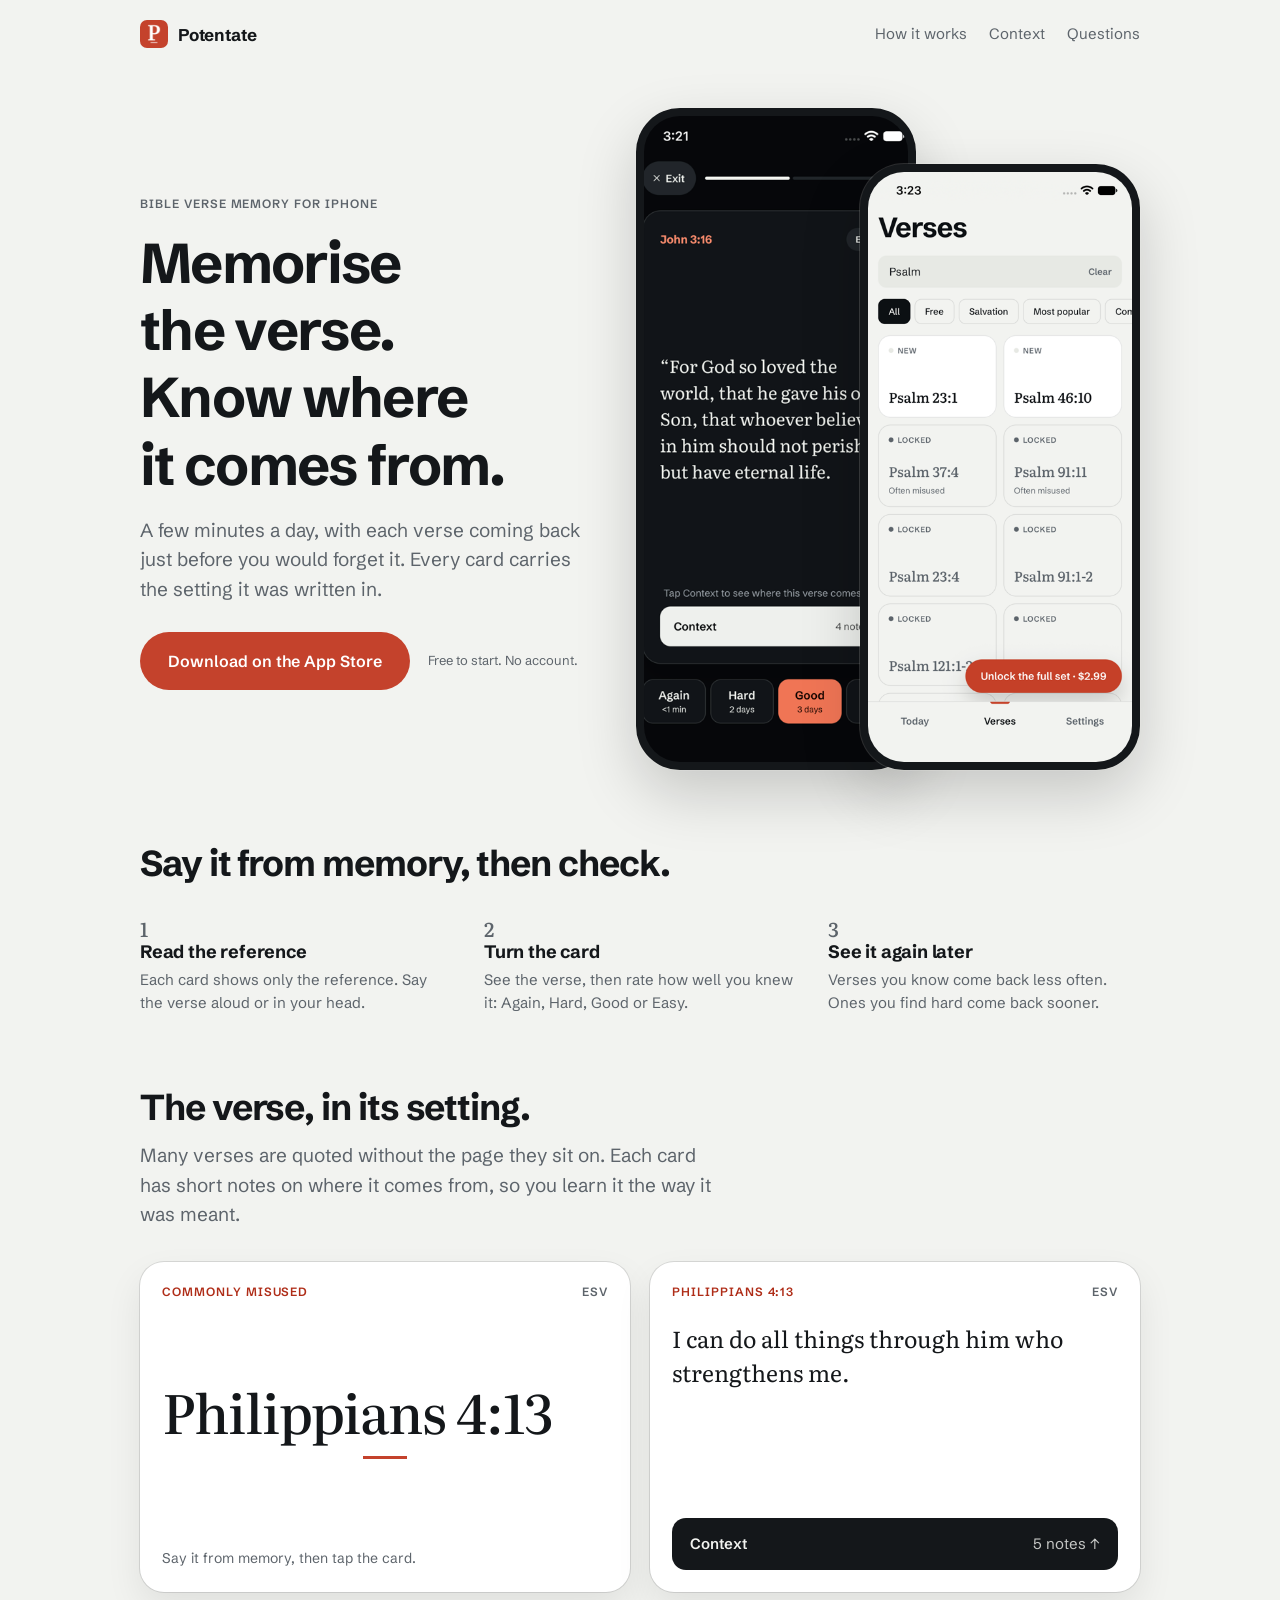
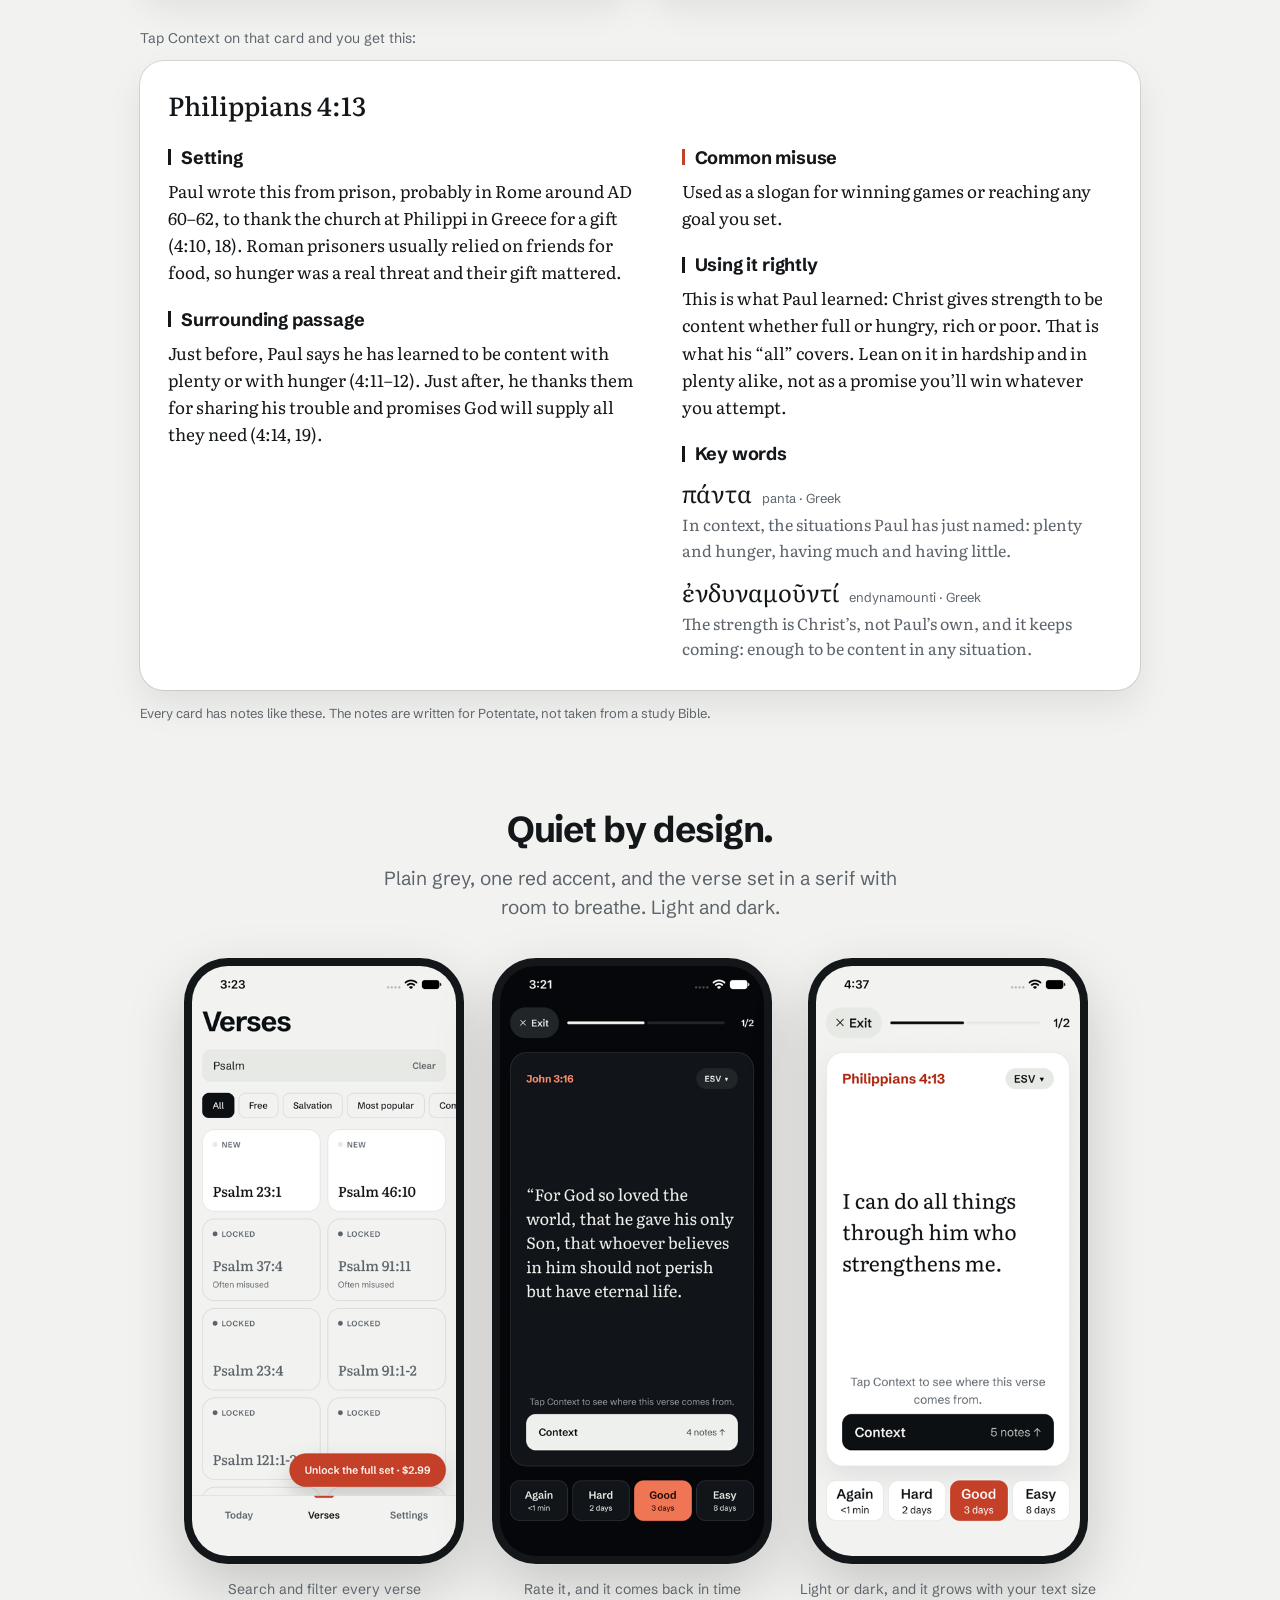
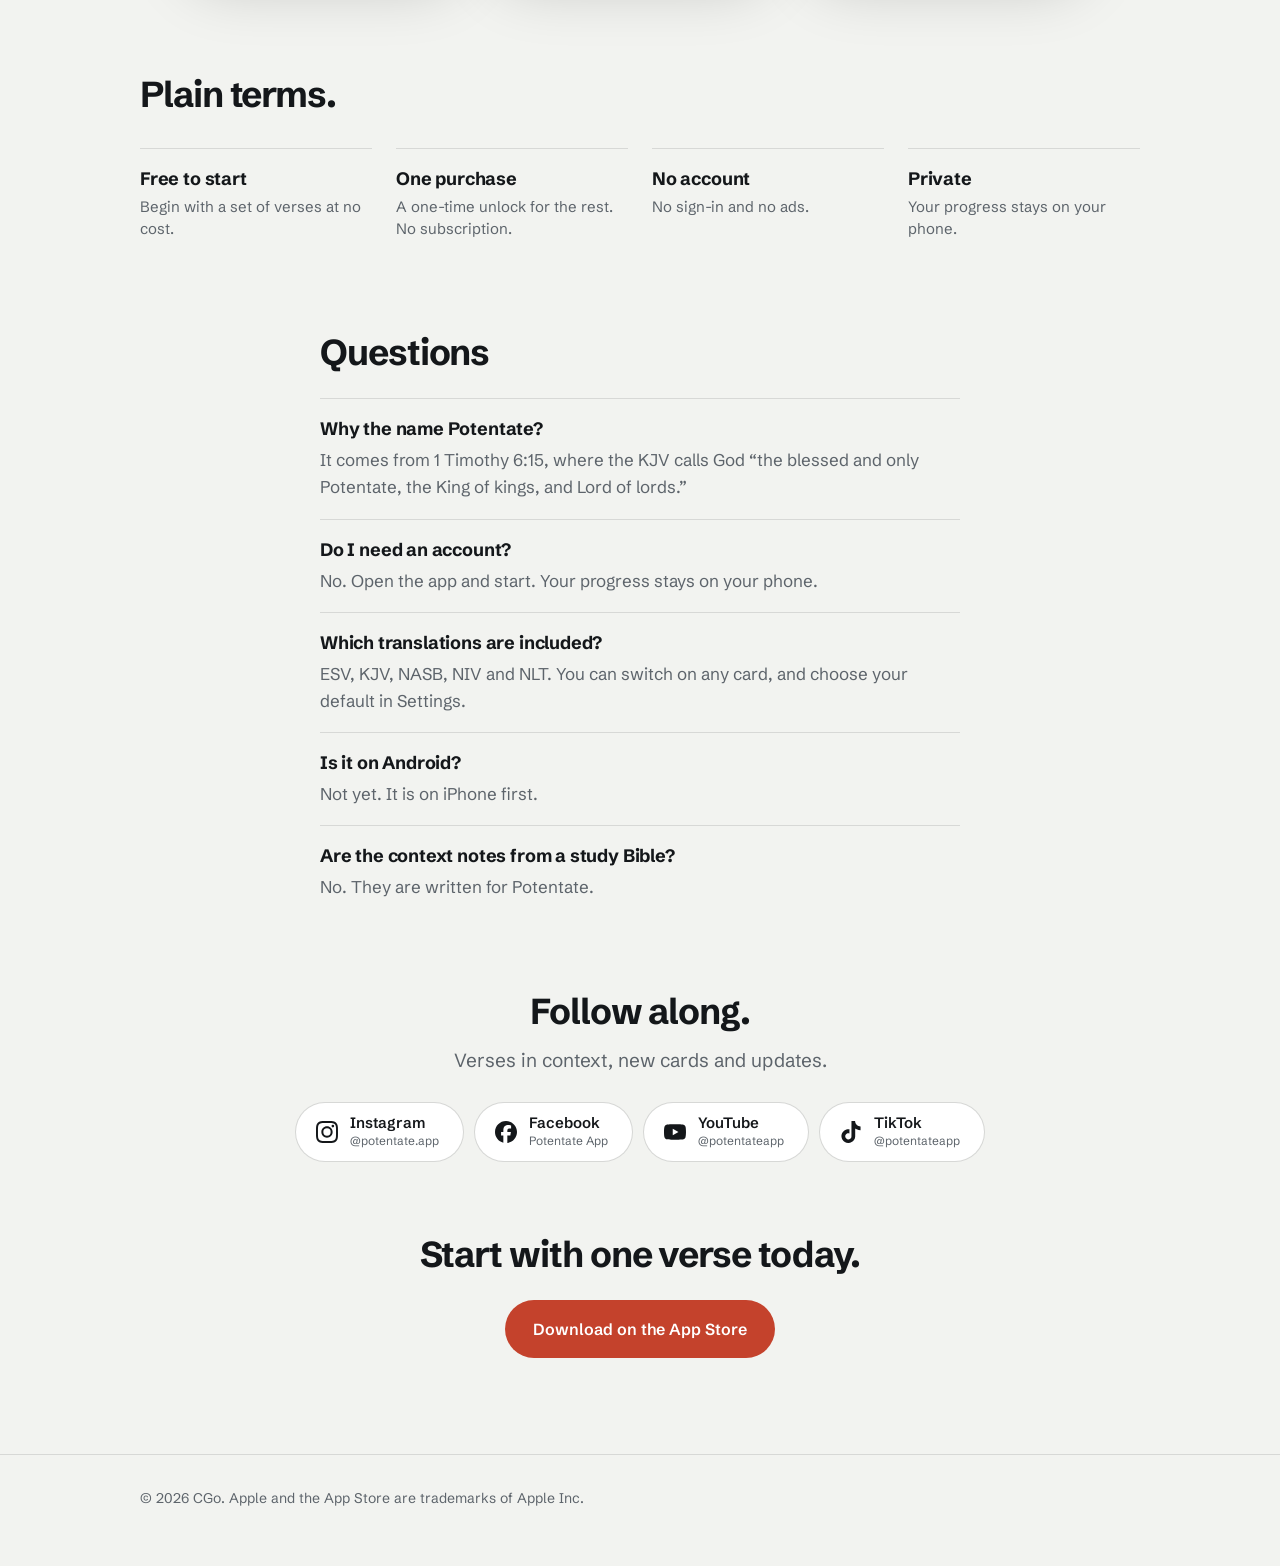
<file: index.html>
<!doctype html>
<html lang="en">
<head>
<meta charset="utf-8">
<meta name="viewport" content="width=device-width, initial-scale=1">
<title>Potentate · Memorise Bible verses, in context</title>
<meta name="description" content="Potentate helps you memorise well-known Bible verses and understand the setting each was written in.">
<link rel="icon" href="favicon.png">
<link rel="canonical" href="https://potentate.app/">
<meta property="og:title" content="Potentate · Memorise Bible verses, in context">
<meta property="og:description" content="Memorise well-known Bible verses and understand the setting each was written in.">
<meta property="og:image" content="https://potentate.app/img/icon.png">
<link rel="stylesheet" href="site.css">
<style>
  .hero { padding-top: 40px; }
  .hero .wrap { display: grid; grid-template-columns: 1.1fr .9fr; gap: 48px; align-items: center; }
  .hero .title { margin: 14px 0 18px; }
  .hero .cta { display: flex; align-items: center; gap: 18px; flex-wrap: wrap; margin-top: 28px; }
  .hero .phones { display: flex; justify-content: center; gap: 0; position: relative; }
  .hero .phones .phone:last-child { margin-left: -56px; margin-top: 56px; }
  .steps { display: grid; grid-template-columns: repeat(3, 1fr); gap: 32px; margin-top: 32px; }
  .steps .n { font: 500 20px/1.15 var(--serif); color: var(--muted); }
  .steps p { margin: 6px 0 0; color: var(--muted); font-size: 15px; line-height: 1.5; }
  .pair { display: grid; grid-template-columns: 1fr 1fr; gap: 20px; margin-top: 32px; }
  .pair .card { min-height: 330px; display: flex; flex-direction: column; }
  .pair .front { justify-content: space-between; }
  .pair .hint { color: var(--muted); font-size: 14px; margin: 0; }
  .pair .reveal { align-self: stretch; }
  .ctxbar { margin-top: auto; background: var(--ink); color: var(--bg); border-radius: 14px; min-height: 52px; display: flex; align-items: center; justify-content: space-between; padding: 0 18px; font-weight: 600; font-size: 15px; }
  .ctxbar span { font-weight: 400; opacity: .8; }
  .sample { padding: 28px; }
  .sample .ref-ctx { font: 500 26px/1.2 var(--serif); margin: 0 0 4px; }
  .sample .cols { display: grid; grid-template-columns: 1.1fr 1fr; gap: 40px; }
  .sample .sec { margin-top: 22px; }
  .sample .sec .h3 { display: flex; align-items: center; gap: 10px; margin-bottom: 8px; }
  .sample .sec .h3::before { content: ""; width: 3px; height: 16px; background: var(--ink); }
  .sample .sec.misuse .h3::before { background: var(--accent); }
  .sample p { margin: 0; font: 400 17px/1.6 var(--serif); }
  .sample .kw { margin-top: 12px; }
  .sample .kw .orig { font: 400 24px/1.3 var(--serif); margin-right: 10px; }
  .sample .kw .tr { font: 400 13px/1.5 var(--sans); color: var(--muted); }
  .sample .kw p { font-size: 16px; margin-top: 2px; color: var(--muted); }
  .shots { display: flex; justify-content: center; gap: 28px; margin-top: 36px; flex-wrap: wrap; }
  .shots figure { margin: 0; text-align: center; }
  .shots .phone { margin: 0 auto; }
  .shots figcaption { margin-top: 14px; font-size: 14px; color: var(--muted); }
  .facts { display: grid; grid-template-columns: repeat(4, 1fr); gap: 24px; margin-top: 32px; }
  .facts p { margin: 6px 0 0; color: var(--muted); font-size: 15px; line-height: 1.5; }
  .socials { display: flex; justify-content: center; gap: 12px; flex-wrap: wrap; margin-top: 28px; }
  .soc { display: inline-flex; align-items: center; gap: 12px; min-height: 58px; padding: 0 24px 0 20px; border-radius: 999px; background: var(--surface); box-shadow: 0 0 0 1px var(--line); color: var(--ink); text-decoration: none; text-align: left; }
  .soc:hover { background: var(--surface-2); }
  .soc span { display: flex; flex-direction: column; line-height: 1.25; }
  .soc strong { font: 600 15px/1.25 var(--sans); }
  .soc small { font: 400 12px/1.4 var(--sans); color: var(--muted); }
  @media (max-width: 520px) { .soc { width: 100%; } }
  .closing { text-align: center; }
  .closing .btn { margin-top: 24px; }
  .nav-cta { display: none; }
  @media (max-width: 600px) {
    header.site nav a:not(.btn) { display: none; }
    .nav-cta { display: inline-flex; }
  }
  @media (max-width: 820px) {
    .hero .wrap, .pair { grid-template-columns: 1fr; }
    .steps, .facts { grid-template-columns: 1fr; gap: 20px; }
    .sample .cols { grid-template-columns: 1fr; gap: 0; }
    .phone { width: 220px; }
    .hero .phones .phone:last-child { display: none; }
  }
</style>
</head>
<body>
<header class="site">
  <div class="wrap">
    <a class="wordmark" href="#"><img src="img/icon.png" alt="">Potentate</a>
    <nav><a href="#how">How it works</a><a href="#context">Context</a><a href="#faq">Questions</a><a class="btn quiet nav-cta" href="https://apps.apple.com/app/id6836316322?pt=129823667&ct=website&mt=8">App Store</a></nav>
  </div>
</header>

<main>
  <!-- 1. Hero -->
  <section class="hero">
    <div class="wrap">
      <div>
        <span class="label">Bible verse memory for iPhone</span>
        <h1 class="title">Memorise the verse. Know where it comes from.</h1>
        <p class="lede">A few minutes a day, with each verse coming back just before you would forget it. Every card carries the setting it was written in.</p>
        <div class="cta">
          <a class="btn" href="https://apps.apple.com/app/id6836316322?pt=129823667&ct=website&mt=8">Download on the App Store</a>
          <span class="small">Free to start. No account.</span>
        </div>
      </div>
      <div class="phones" aria-hidden="true">
        <div class="phone"><img src="img/dark-06-card-back-hint.png" alt=""></div>
        <div class="phone"><img src="img/light-03-verses-often-misused.png" alt=""></div>
      </div>
    </div>
  </section>

  <!-- 2. How it works -->
  <section id="how">
    <div class="wrap">
      <h2 class="h2">Say it from memory, then check.</h2>
      <div class="steps">
        <div><div class="n">1</div><h3 class="h3">Read the reference</h3><p>Each card shows only the reference. Say the verse aloud or in your head.</p></div>
        <div><div class="n">2</div><h3 class="h3">Turn the card</h3><p>See the verse, then rate how well you knew it: Again, Hard, Good or Easy.</p></div>
        <div><div class="n">3</div><h3 class="h3">See it again later</h3><p>Verses you know come back less often. Ones you find hard come back sooner.</p></div>
      </div>
    </div>
  </section>

  <!-- 3. The card + context -->
  <section id="context">
    <div class="wrap">
      <h2 class="h2">The verse, in its setting.</h2>
      <p class="lede" style="margin-top:12px;max-width:620px">Many verses are quoted without the page they sit on. Each card has short notes on where it comes from, so you learn it the way it was meant.</p>
      <div class="pair">
        <div class="card front">
          <div style="display:flex;justify-content:space-between"><span class="label red">Commonly misused</span><span class="label">ESV</span></div>
          <div><h3 class="ref-hero">Philippians 4:13</h3><hr class="rule"></div>
          <p class="hint">Say it from memory, then tap the card.</p>
        </div>
        <div class="card">
          <div style="display:flex;justify-content:space-between;align-items:center"><span class="label red" style="color:var(--accent-text)">Philippians 4:13</span><span class="label">ESV</span></div>
          <p class="verse" style="margin:22px 0">I can do all things through him who strengthens me.</p>
          <div class="ctxbar">Context <span>5 notes ↑</span></div>
        </div>
      </div>
      <p class="small" style="margin:36px 0 12px;font-size:14px">Tap Context on that card and you get this:</p>
      <div class="card sample">
        <h3 class="ref-ctx">Philippians 4:13</h3>
        <div class="cols">
          <div>
            <div class="sec"><h4 class="h3">Setting</h4><p>Paul wrote this from prison, probably in Rome around AD 60–62, to thank the church at Philippi in Greece for a gift (4:10, 18). Roman prisoners usually relied on friends for food, so hunger was a real threat and their gift mattered.</p></div>
            <div class="sec"><h4 class="h3">Surrounding passage</h4><p>Just before, Paul says he has learned to be content with plenty or with hunger (4:11–12). Just after, he thanks them for sharing his trouble and promises God will supply all they need (4:14, 19).</p></div>
          </div>
          <div>
            <div class="sec misuse"><h4 class="h3">Common misuse</h4><p>Used as a slogan for winning games or reaching any goal you set.</p></div>
            <div class="sec"><h4 class="h3">Using it rightly</h4><p>This is what Paul learned: Christ gives strength to be content whether full or hungry, rich or poor. That is what his “all” covers. Lean on it in hardship and in plenty alike, not as a promise you’ll win whatever you attempt.</p></div>
            <div class="sec"><h4 class="h3">Key words</h4>
              <div class="kw"><span class="orig">πάντα</span><span class="tr">panta · Greek</span><p>In context, the situations Paul has just named: plenty and hunger, having much and having little.</p></div>
              <div class="kw"><span class="orig">ἐνδυναμοῦντί</span><span class="tr">endynamounti · Greek</span><p>The strength is Christ’s, not Paul’s own, and it keeps coming: enough to be content in any situation.</p></div>
            </div>
          </div>
        </div>
      </div>
      <p class="small" style="margin-top:14px">Every card has notes like these. The notes are written for Potentate, not taken from a study Bible.</p>
    </div>
  </section>

  <!-- 4. Screens -->
  <section>
    <div class="wrap">
      <h2 class="h2" style="text-align:center">Quiet by design.</h2>
      <p class="lede" style="text-align:center;margin:12px auto 0;max-width:560px">Plain grey, one red accent, and the verse set in a serif with room to breathe. Light and dark.</p>
      <div class="shots">
        <figure><div class="phone"><img src="img/light-03-verses-often-misused.png" alt="The Verses screen, filtered to Psalms"></div><figcaption>Search and filter every verse</figcaption></figure>
        <figure><div class="phone"><img src="img/dark-06-card-back-hint.png" alt="A card turned over, showing the verse and rating buttons"></div><figcaption>Rate it, and it comes back in time</figcaption></figure>
        <figure><div class="phone"><img src="img/light-05-card-back-largest-text.png" alt="A card turned over in light mode, at the largest text size"></div><figcaption>Light or dark, and it grows with your text size</figcaption></figure>
      </div>
    </div>
  </section>

  <!-- 5. Plain facts -->
  <section>
    <div class="wrap">
      <h2 class="h2">Plain terms.</h2>
      <div class="facts">
        <div class="row"><h3 class="h3">Free to start</h3><p>Begin with a set of verses at no cost.</p></div>
        <div class="row"><h3 class="h3">One purchase</h3><p>A one-time unlock for the rest. No subscription.</p></div>
        <div class="row"><h3 class="h3">No account</h3><p>No sign-in and no ads.</p></div>
        <div class="row"><h3 class="h3">Private</h3><p>Your progress stays on your phone.</p></div>
      </div>
    </div>
  </section>

  <!-- 6. FAQ -->
  <section id="faq">
    <div class="narrow">
      <h2 class="h2">Questions</h2>
      <div style="margin-top:24px">
        <div class="row"><h3 class="h3">Why the name Potentate?</h3><p style="margin:6px 0 0;color:var(--muted)">It comes from 1 Timothy 6:15, where the KJV calls God “the blessed and only Potentate, the King of kings, and Lord of lords.”</p></div>
        <div class="row"><h3 class="h3">Do I need an account?</h3><p style="margin:6px 0 0;color:var(--muted)">No. Open the app and start. Your progress stays on your phone.</p></div>
        <div class="row"><h3 class="h3">Which translations are included?</h3><p style="margin:6px 0 0;color:var(--muted)">ESV, KJV, NASB, NIV and NLT. You can switch on any card, and choose your default in Settings.</p></div>
        <div class="row"><h3 class="h3">Is it on Android?</h3><p style="margin:6px 0 0;color:var(--muted)">Not yet. It is on iPhone first.</p></div>
        <div class="row"><h3 class="h3">Are the context notes from a study Bible?</h3><p style="margin:6px 0 0;color:var(--muted)">No. They are written for Potentate.</p></div>
      </div>
    </div>
  </section>

  <!-- Social -->
  <section id="follow">
    <div class="wrap" style="text-align:center">
      <h2 class="h2">Follow along.</h2>
      <p class="lede" style="margin:12px auto 0;max-width:520px">Verses in context, new cards and updates.</p>
      <div class="socials">
        <a class="soc" href="https://www.instagram.com/potentate.app" rel="noopener"><svg viewBox="0 0 24 24" width="22" height="22" aria-hidden="true" fill="currentColor"><path d="M7.0301.084c-1.2768.0602-2.1487.264-2.911.5634-.7888.3075-1.4575.72-2.1228 1.3877-.6652.6677-1.075 1.3368-1.3802 2.127-.2954.7638-.4956 1.6365-.552 2.914-.0564 1.2775-.0689 1.6882-.0626 4.947.0062 3.2586.0206 3.6671.0825 4.9473.061 1.2765.264 2.1482.5635 2.9107.308.7889.72 1.4573 1.388 2.1228.6679.6655 1.3365 1.0743 2.1285 1.38.7632.295 1.6361.4961 2.9134.552 1.2773.056 1.6884.069 4.9462.0627 3.2578-.0062 3.668-.0207 4.9478-.0814 1.28-.0607 2.147-.2652 2.9098-.5633.7889-.3086 1.4578-.72 2.1228-1.3881.665-.6682 1.0745-1.3378 1.3795-2.1284.2957-.7632.4966-1.636.552-2.9124.056-1.2809.0692-1.6898.063-4.948-.0063-3.2583-.021-3.6668-.0817-4.9465-.0607-1.2797-.264-2.1487-.5633-2.9117-.3084-.7889-.72-1.4568-1.3876-2.1228C21.2982 1.33 20.628.9208 19.8378.6165 19.074.321 18.2017.1197 16.9244.0645 15.6471.0093 15.236-.005 11.977.0014 8.718.0076 8.31.0215 7.0301.0839m.1402 21.6932c-1.17-.0509-1.8053-.2453-2.2287-.408-.5606-.216-.96-.4771-1.3819-.895-.422-.4178-.6811-.8186-.9-1.378-.1644-.4234-.3624-1.058-.4171-2.228-.0595-1.2645-.072-1.6442-.079-4.848-.007-3.2037.0053-3.583.0607-4.848.05-1.169.2456-1.805.408-2.2282.216-.5613.4762-.96.895-1.3816.4188-.4217.8184-.6814 1.3783-.9003.423-.1651 1.0575-.3614 2.227-.4171 1.2655-.06 1.6447-.072 4.848-.079 3.2033-.007 3.5835.005 4.8495.0608 1.169.0508 1.8053.2445 2.228.408.5608.216.96.4754 1.3816.895.4217.4194.6816.8176.9005 1.3787.1653.4217.3617 1.056.4169 2.2263.0602 1.2655.0739 1.645.0796 4.848.0058 3.203-.0055 3.5834-.061 4.848-.051 1.17-.245 1.8055-.408 2.2294-.216.5604-.4763.96-.8954 1.3814-.419.4215-.8181.6811-1.3783.9-.4224.1649-1.0577.3617-2.2262.4174-1.2656.0595-1.6448.072-4.8493.079-3.2045.007-3.5825-.006-4.848-.0608M16.953 5.5864A1.44 1.44 0 1 0 18.39 4.144a1.44 1.44 0 0 0-1.437 1.4424M5.8385 12.012c.0067 3.4032 2.7706 6.1557 6.173 6.1493 3.4026-.0065 6.157-2.7701 6.1506-6.1733-.0065-3.4032-2.771-6.1565-6.174-6.1498-3.403.0067-6.156 2.771-6.1496 6.1738M8 12.0077a4 4 0 1 1 4.008 3.9921A3.9996 3.9996 0 0 1 8 12.0077"/></svg><span><strong>Instagram</strong><small>@potentate.app</small></span></a>
        <a class="soc" href="https://www.facebook.com/potentateapp" rel="noopener"><svg viewBox="0 0 24 24" width="22" height="22" aria-hidden="true" fill="currentColor"><path d="M9.101 23.691v-7.98H6.627v-3.667h2.474v-1.58c0-4.085 1.848-5.978 5.858-5.978.401 0 .955.042 1.468.103a8.68 8.68 0 0 1 1.141.195v3.325a8.623 8.623 0 0 0-.653-.036 26.805 26.805 0 0 0-.733-.009c-.707 0-1.259.096-1.675.309a1.686 1.686 0 0 0-.679.622c-.258.42-.374.995-.374 1.752v1.297h3.919l-.386 2.103-.287 1.564h-3.246v8.245C19.396 23.238 24 18.179 24 12.044c0-6.627-5.373-12-12-12s-12 5.373-12 12c0 5.628 3.874 10.35 9.101 11.647Z"/></svg><span><strong>Facebook</strong><small>Potentate App</small></span></a>
        <a class="soc" href="https://www.youtube.com/@potentateapp" rel="noopener"><svg viewBox="0 0 24 24" width="22" height="22" aria-hidden="true" fill="currentColor"><path d="M23.498 6.186a3.016 3.016 0 0 0-2.122-2.136C19.505 3.545 12 3.545 12 3.545s-7.505 0-9.377.505A3.017 3.017 0 0 0 .502 6.186C0 8.07 0 12 0 12s0 3.93.502 5.814a3.016 3.016 0 0 0 2.122 2.136c1.871.505 9.376.505 9.376.505s7.505 0 9.377-.505a3.015 3.015 0 0 0 2.122-2.136C24 15.93 24 12 24 12s0-3.93-.502-5.814zM9.545 15.568V8.432L15.818 12l-6.273 3.568z"/></svg><span><strong>YouTube</strong><small>@potentateapp</small></span></a>
        <a class="soc" href="https://www.tiktok.com/@potentateapp" rel="noopener"><svg viewBox="0 0 24 24" width="22" height="22" aria-hidden="true" fill="currentColor"><path d="M12.525.02c1.31-.02 2.61-.01 3.91-.02.08 1.53.63 3.09 1.75 4.17 1.12 1.11 2.7 1.62 4.24 1.79v4.03c-1.44-.05-2.89-.35-4.2-.97-.57-.26-1.1-.59-1.62-.93-.01 2.92.01 5.84-.02 8.75-.08 1.4-.54 2.79-1.35 3.94-1.31 1.92-3.58 3.17-5.91 3.21-1.43.08-2.86-.31-4.08-1.03-2.02-1.19-3.44-3.37-3.65-5.71-.02-.5-.03-1-.01-1.49.18-1.9 1.12-3.72 2.58-4.96 1.66-1.44 3.98-2.13 6.15-1.72.02 1.48-.04 2.96-.04 4.44-.99-.32-2.15-.23-3.02.37-.63.41-1.11 1.04-1.36 1.75-.21.51-.15 1.07-.14 1.61.24 1.64 1.82 3.02 3.5 2.87 1.12-.01 2.19-.66 2.77-1.61.19-.33.4-.67.41-1.06.1-1.79.06-3.57.07-5.36.01-4.03-.01-8.05.02-12.07z"/></svg><span><strong>TikTok</strong><small>@potentateapp</small></span></a>
      </div>
    </div>
  </section>

  <!-- 7. Close -->
  <section class="closing">
    <div class="narrow">
      <h2 class="h2">Start with one verse today.</h2>
      <a class="btn" href="https://apps.apple.com/app/id6836316322?pt=129823667&ct=website&mt=8">Download on the App Store</a>
    </div>
  </section>
</main>

<footer class="site">
  <div class="wrap">
    <div>© 2026 CGo. Apple and the App Store are trademarks of Apple Inc.</div>
  </div>
</footer>
</body>
</html>
</file>
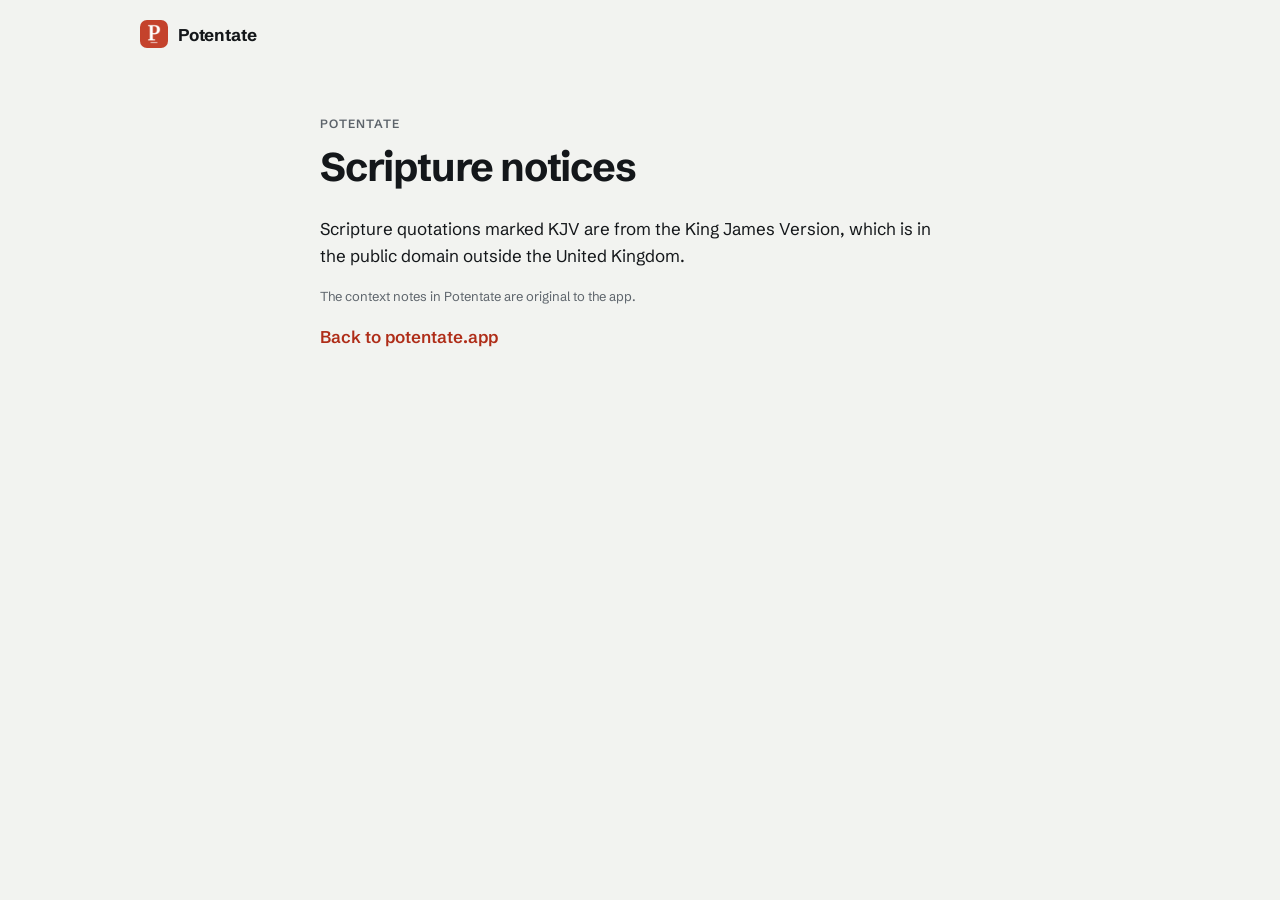
<file: notices.html>
<!doctype html>
<html lang="en">
<head>
<meta charset="utf-8">
<meta name="viewport" content="width=device-width, initial-scale=1">
<title>Potentate · Scripture notices</title>
<link rel="icon" href="favicon.png">
<link rel="stylesheet" href="site.css">
</head>
<body>
<header class="site"><div class="wrap"><a class="wordmark" href="/"><img src="img/icon.png" alt="">Potentate</a></div></header>
<main class="narrow" style="padding-top:40px">
  <span class="label">Potentate</span>
  <h1 class="title" style="font-size:40px;margin:8px 0 24px">Scripture notices</h1>
  <p>Scripture quotations marked KJV are from the King James Version, which is in the public domain outside the United Kingdom.</p>
  <p class="small">The context notes in Potentate are original to the app.</p>
  <p><a class="textlink" href="/">Back to potentate.app</a></p>
</main>
</body>
</html>
</file>
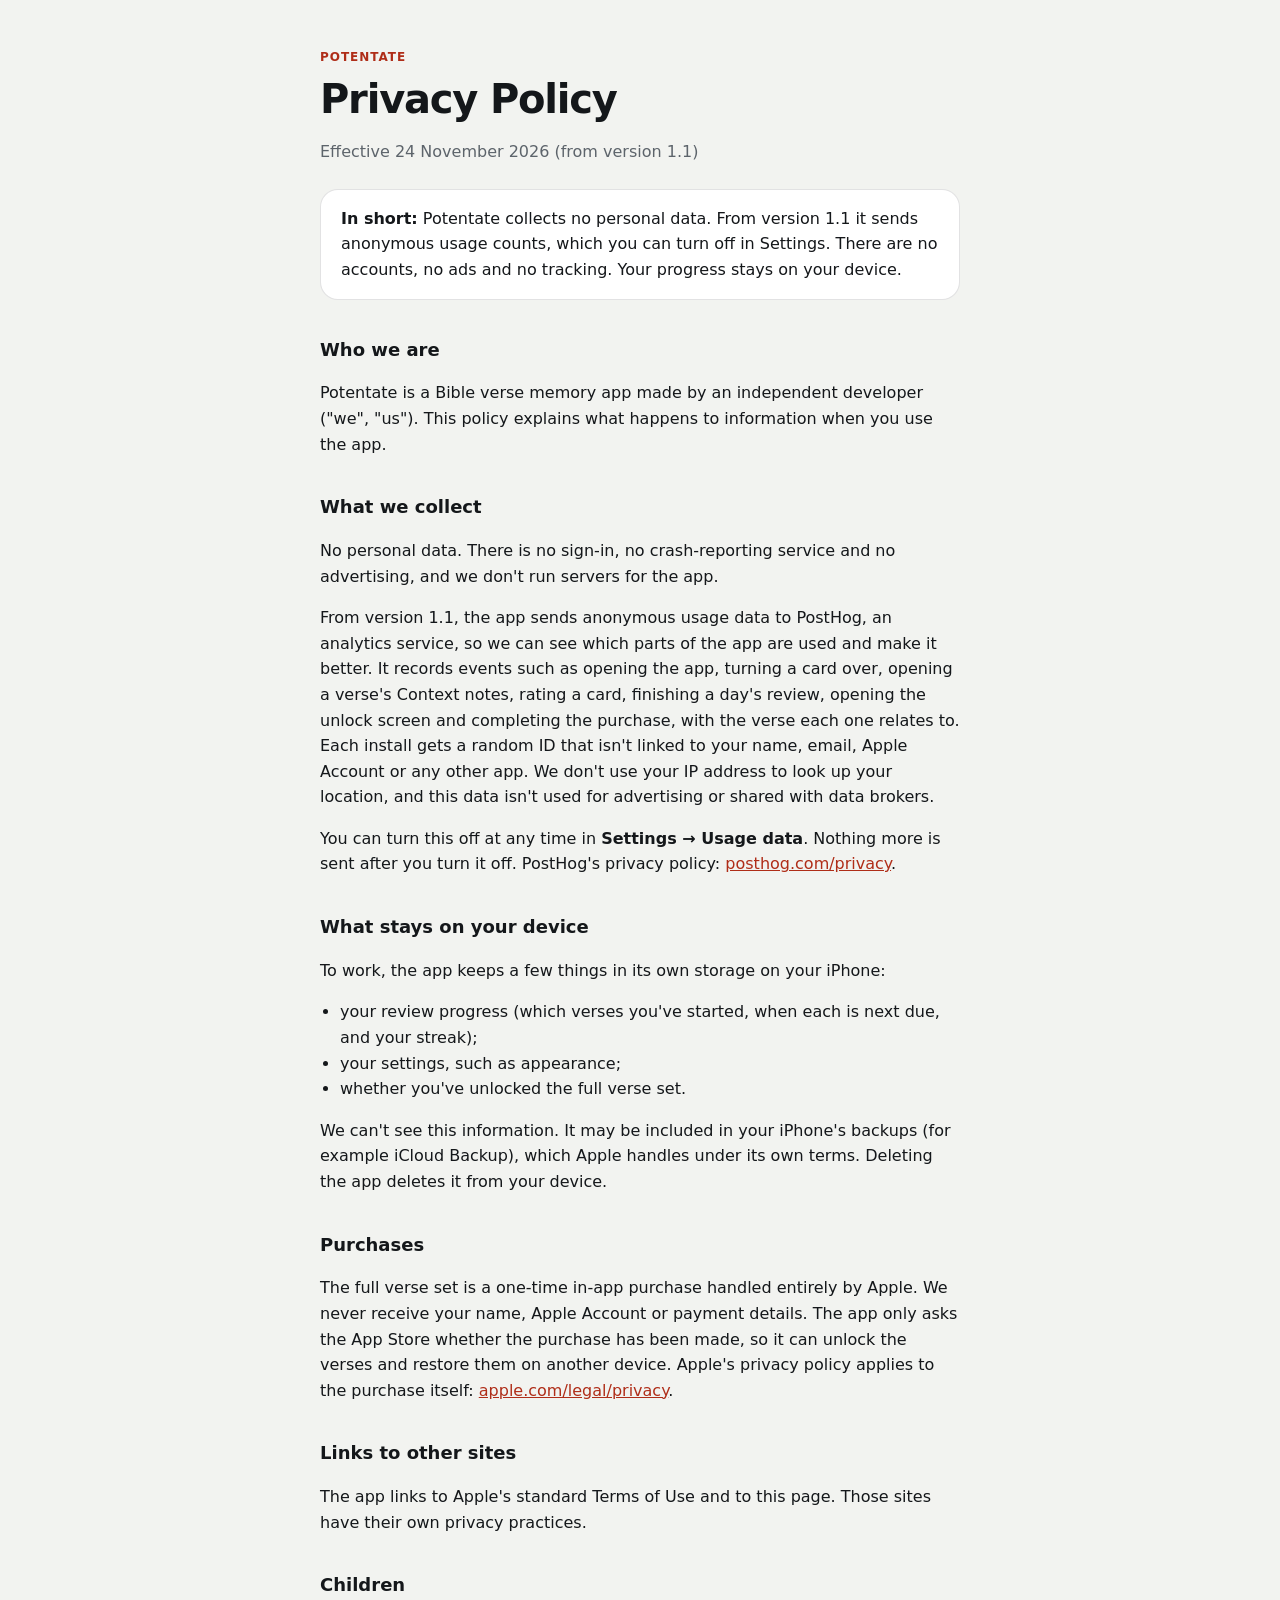
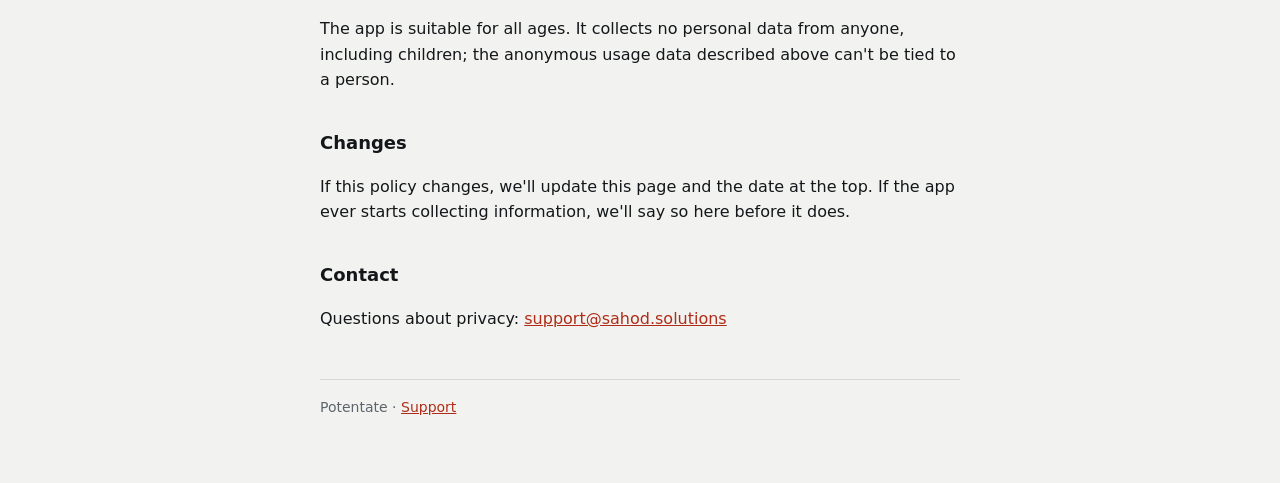
<file: privacy.html>
<!doctype html>
<html lang="en">
<head>
<meta charset="utf-8">
<meta name="viewport" content="width=device-width, initial-scale=1">
<title>Potentate · Privacy Policy</title>
<meta name="description" content="Privacy policy for Potentate, the Bible verse memory app.">
<style>
  /* Red-letter palette (docs/brand/tokens.json). System fonts only, so the page loads nothing from other sites. */
  :root { --bg:#f2f3f0; --surface:#ffffff; --ink:#14171a; --muted:#5d646b; --line:rgba(20,23,26,.12); --accent:#af2d18; }
  @media (prefers-color-scheme: dark) {
    :root { --bg:#0e1012; --surface:#181b1e; --ink:#eef0ec; --muted:#9aa1a8; --line:rgba(238,240,236,.13); --accent:#ff8b6d; }
  }
  * { box-sizing: border-box; }
  body { margin:0; background:var(--bg); color:var(--ink); font:16px/1.6 -apple-system, BlinkMacSystemFont, "Segoe UI", system-ui, sans-serif; }
  main { max-width:680px; margin:0 auto; padding:48px 20px 64px; }
  .eyebrow { color:var(--accent); font-size:12px; font-weight:600; letter-spacing:.08em; text-transform:uppercase; margin:0 0 8px; }
  h1 { font-size:40px; line-height:1.2; letter-spacing:-.03em; margin:0 0 8px; }
  h2 { font-size:18px; margin:36px 0 8px; }
  p, li { color:var(--ink); }
  .muted { color:var(--muted); }
  ul { padding-left:20px; }
  a { color:var(--accent); }
  .card { background:var(--surface); border:1px solid var(--line); border-radius:18px; padding:16px 20px; margin:24px 0; }
  footer { margin-top:48px; padding-top:16px; border-top:1px solid var(--line); font-size:14px; color:var(--muted); }
</style>
</head>
<body>
<main>
  <p class="eyebrow">Potentate</p>
  <h1>Privacy Policy</h1>
  <p class="muted">Effective 24 November 2026 (from version 1.1)</p>

  <div class="card">
    <strong>In short:</strong> Potentate collects no personal data. From version 1.1 it sends anonymous usage counts, which you can turn off in Settings. There are no accounts, no ads and no tracking. Your progress stays on your device.
  </div>

  <h2>Who we are</h2>
  <p>Potentate is a Bible verse memory app made by an independent developer ("we", "us"). This policy explains what happens to information when you use the app.</p>

  <h2>What we collect</h2>
  <p>No personal data. There is no sign-in, no crash-reporting service and no advertising, and we don't run servers for the app.</p>
  <p>From version 1.1, the app sends anonymous usage data to PostHog, an analytics service, so we can see which parts of the app are used and make it better. It records events such as opening the app, turning a card over, opening a verse's Context notes, rating a card, finishing a day's review, opening the unlock screen and completing the purchase, with the verse each one relates to. Each install gets a random ID that isn't linked to your name, email, Apple Account or any other app. We don't use your IP address to look up your location, and this data isn't used for advertising or shared with data brokers.</p>
  <p>You can turn this off at any time in <strong>Settings → Usage data</strong>. Nothing more is sent after you turn it off. PostHog's privacy policy: <a href="https://posthog.com/privacy">posthog.com/privacy</a>.</p>

  <h2>What stays on your device</h2>
  <p>To work, the app keeps a few things in its own storage on your iPhone:</p>
  <ul>
    <li>your review progress (which verses you've started, when each is next due, and your streak);</li>
    <li>your settings, such as appearance;</li>
    <li>whether you've unlocked the full verse set.</li>
  </ul>
  <p>We can't see this information. It may be included in your iPhone's backups (for example iCloud Backup), which Apple handles under its own terms. Deleting the app deletes it from your device.</p>

  <h2>Purchases</h2>
  <p>The full verse set is a one-time in-app purchase handled entirely by Apple. We never receive your name, Apple Account or payment details. The app only asks the App Store whether the purchase has been made, so it can unlock the verses and restore them on another device. Apple's privacy policy applies to the purchase itself: <a href="https://www.apple.com/legal/privacy/">apple.com/legal/privacy</a>.</p>

  <h2>Links to other sites</h2>
  <p>The app links to Apple's standard Terms of Use and to this page. Those sites have their own privacy practices.</p>

  <h2>Children</h2>
  <p>The app is suitable for all ages. It collects no personal data from anyone, including children; the anonymous usage data described above can't be tied to a person.</p>

  <h2>Changes</h2>
  <p>If this policy changes, we'll update this page and the date at the top. If the app ever starts collecting information, we'll say so here before it does.</p>

  <h2>Contact</h2>
  <p>Questions about privacy: <a href="mailto:support@sahod.solutions">support@sahod.solutions</a></p>

  <footer>Potentate · <a href="support.html">Support</a></footer>
</main>
</body>
</html>
</file>
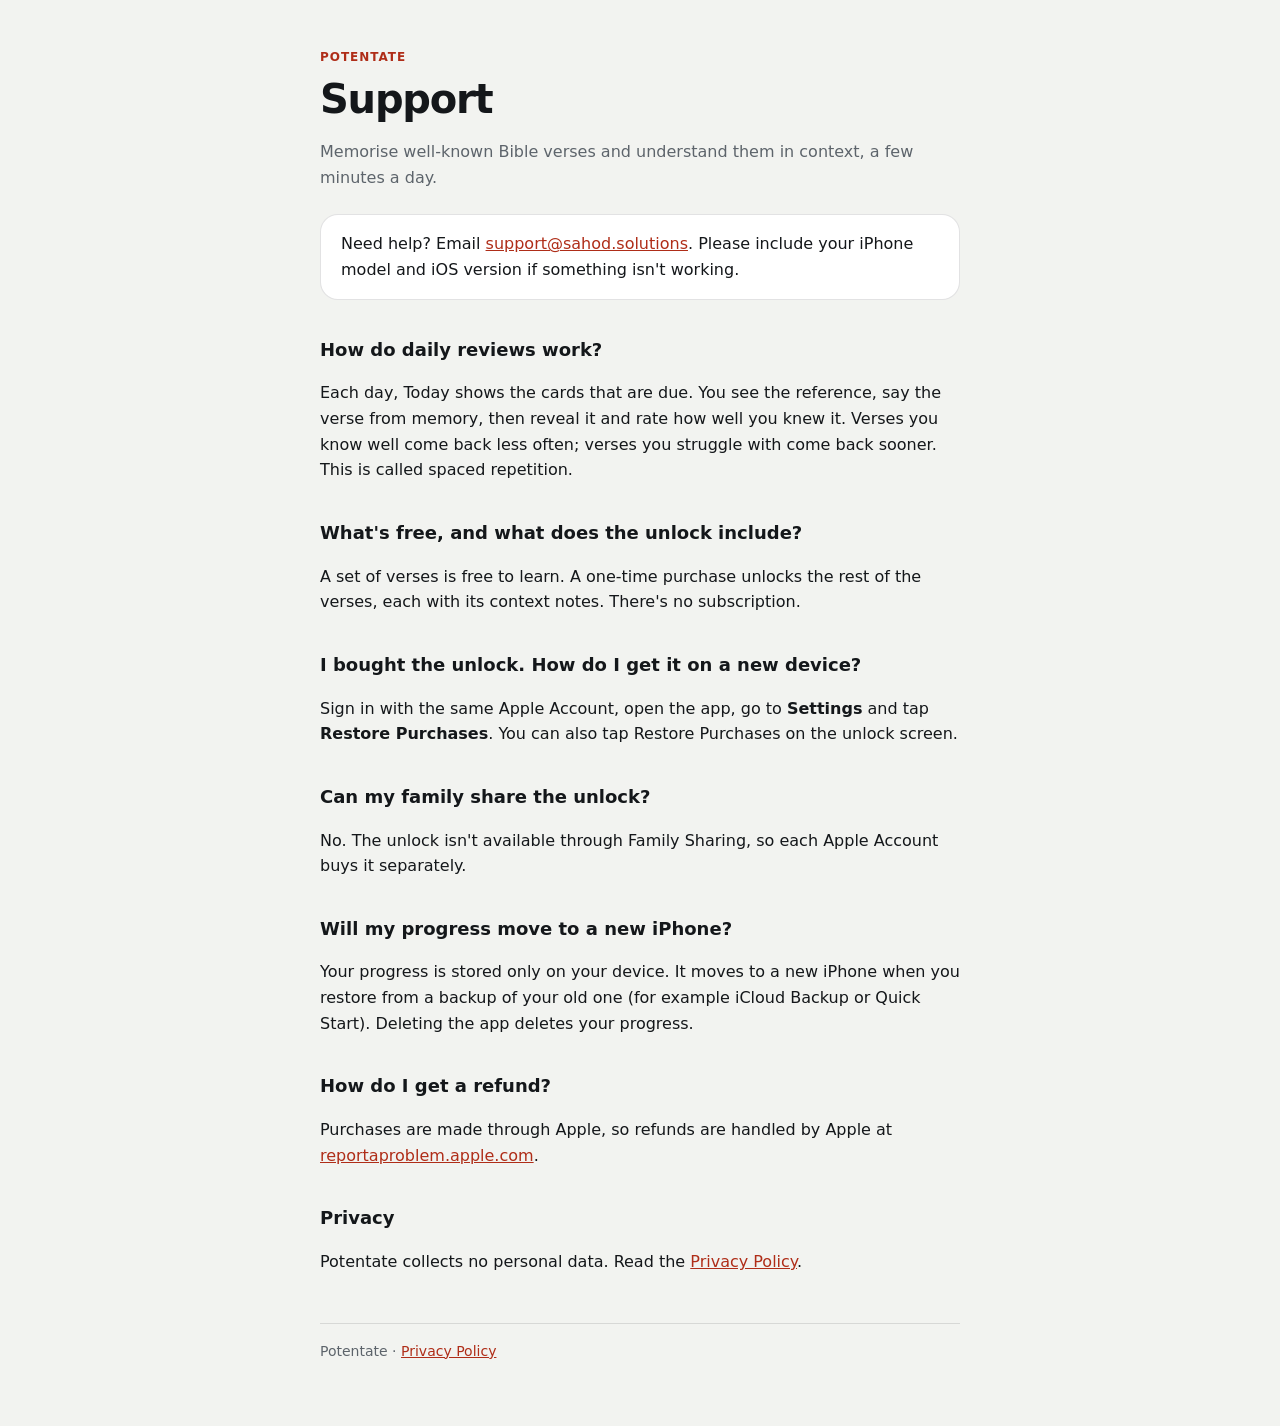
<file: support.html>
<!doctype html>
<html lang="en">
<head>
<meta charset="utf-8">
<meta name="viewport" content="width=device-width, initial-scale=1">
<title>Potentate · Support</title>
<meta name="description" content="Help and contact for Potentate, the Bible verse memory app.">
<style>
  /* Red-letter palette (docs/brand/tokens.json). System fonts only, so the page loads nothing from other sites. */
  :root { --bg:#f2f3f0; --surface:#ffffff; --ink:#14171a; --muted:#5d646b; --line:rgba(20,23,26,.12); --accent:#af2d18; }
  @media (prefers-color-scheme: dark) {
    :root { --bg:#0e1012; --surface:#181b1e; --ink:#eef0ec; --muted:#9aa1a8; --line:rgba(238,240,236,.13); --accent:#ff8b6d; }
  }
  * { box-sizing: border-box; }
  body { margin:0; background:var(--bg); color:var(--ink); font:16px/1.6 -apple-system, BlinkMacSystemFont, "Segoe UI", system-ui, sans-serif; }
  main { max-width:680px; margin:0 auto; padding:48px 20px 64px; }
  .eyebrow { color:var(--accent); font-size:12px; font-weight:600; letter-spacing:.08em; text-transform:uppercase; margin:0 0 8px; }
  h1 { font-size:40px; line-height:1.2; letter-spacing:-.03em; margin:0 0 8px; }
  h2 { font-size:18px; margin:36px 0 8px; }
  .muted { color:var(--muted); }
  a { color:var(--accent); }
  .card { background:var(--surface); border:1px solid var(--line); border-radius:18px; padding:16px 20px; margin:24px 0; }
  footer { margin-top:48px; padding-top:16px; border-top:1px solid var(--line); font-size:14px; color:var(--muted); }
</style>
</head>
<body>
<main>
  <p class="eyebrow">Potentate</p>
  <h1>Support</h1>
  <p class="muted">Memorise well-known Bible verses and understand them in context, a few minutes a day.</p>

  <div class="card">
    Need help? Email <a href="mailto:support@sahod.solutions">support@sahod.solutions</a>. Please include your iPhone model and iOS version if something isn't working.
  </div>

  <h2>How do daily reviews work?</h2>
  <p>Each day, Today shows the cards that are due. You see the reference, say the verse from memory, then reveal it and rate how well you knew it. Verses you know well come back less often; verses you struggle with come back sooner. This is called spaced repetition.</p>

  <h2>What's free, and what does the unlock include?</h2>
  <p>A set of verses is free to learn. A one-time purchase unlocks the rest of the verses, each with its context notes. There's no subscription.</p>

  <h2>I bought the unlock. How do I get it on a new device?</h2>
  <p>Sign in with the same Apple Account, open the app, go to <strong>Settings</strong> and tap <strong>Restore Purchases</strong>. You can also tap Restore Purchases on the unlock screen.</p>

  <h2>Can my family share the unlock?</h2>
  <p>No. The unlock isn't available through Family Sharing, so each Apple Account buys it separately.</p>

  <h2>Will my progress move to a new iPhone?</h2>
  <p>Your progress is stored only on your device. It moves to a new iPhone when you restore from a backup of your old one (for example iCloud Backup or Quick Start). Deleting the app deletes your progress.</p>

  <h2>How do I get a refund?</h2>
  <p>Purchases are made through Apple, so refunds are handled by Apple at <a href="https://reportaproblem.apple.com">reportaproblem.apple.com</a>.</p>

  <h2>Privacy</h2>
  <p>Potentate collects no personal data. Read the <a href="privacy.html">Privacy Policy</a>.</p>

  <footer>Potentate · <a href="privacy.html">Privacy Policy</a></footer>
</main>
</body>
</html>
</file>
<file: site.css>
/* Potentate website: shared brand tokens and base styles.
   Values from docs/brand/tokens.json. Light by default, dark follows the visitor's system. */
@import url("https://fonts.googleapis.com/css2?family=Literata:ital,opsz,wght@0,7..72,400;0,7..72,500;1,7..72,400&family=Schibsted+Grotesk:wght@400..700&display=swap");

:root {
  --bg: #f2f3f0; --surface: #ffffff; --surface-2: #e6e8e3;
  --ink: #14171a; --muted: #5d646b; --line: rgba(20,23,26,.12);
  --accent: oklch(0.56 0.17 32); --on-accent: #ffffff;
  --accent-text: oklch(0.5 0.17 32); --accent-soft: #c4422c1a;
  --shadow-card: 0 0 0 1px rgba(20,23,26,.12), 0 16px 36px rgba(0,0,0,.08);
  --serif: Literata, Georgia, "Times New Roman", serif;
  --sans: "Schibsted Grotesk", system-ui, -apple-system, sans-serif;
}
@media (prefers-color-scheme: dark) {
  :root {
    --bg: #0e1012; --surface: #181b1e; --surface-2: #262a2e;
    --ink: #eef0ec; --muted: #9aa1a8; --line: rgba(238,240,236,.13);
    --accent: oklch(0.7 0.16 35); --on-accent: #170a05;
    --accent-text: oklch(0.76 0.15 35); --accent-soft: #f0745624;
    --shadow-card: 0 0 0 1px rgba(238,240,236,.13), 0 16px 36px rgba(0,0,0,.08);
  }
}

* { box-sizing: border-box; }
html { scroll-behavior: smooth; }
body { margin: 0; background: var(--bg); color: var(--ink); font: 400 17px/1.6 var(--sans); -webkit-font-smoothing: antialiased; }
a { color: inherit; }
img { max-width: 100%; display: block; }
:focus-visible { outline: 2px solid var(--accent); outline-offset: 3px; }

.wrap { max-width: 1040px; margin: 0 auto; padding: 0 20px; }
.narrow { max-width: 680px; margin: 0 auto; padding: 0 20px; }

/* Type */
.wordmark { font: 700 17px/normal var(--sans); letter-spacing: -.01em; text-decoration: none; display: inline-flex; align-items: center; gap: 10px; }
.wordmark img { width: 28px; height: 28px; border-radius: 7px; }
.label { font: 600 12px/normal var(--sans); letter-spacing: .08em; text-transform: uppercase; color: var(--muted); }
.label.red { color: var(--accent-text); }
.title { font: 700 clamp(34px, 5.4vw, 56px)/1.2 var(--sans); letter-spacing: -.03em; margin: 0; text-wrap: balance; }
.h2 { font: 700 clamp(28px, 3.6vw, 36px)/1.2 var(--sans); letter-spacing: -.03em; margin: 0; text-wrap: balance; }
.h3 { font: 700 18px/normal var(--sans); letter-spacing: -.01em; margin: 0; }
.lede { font-size: 19px; line-height: 1.55; color: var(--muted); margin: 0; text-wrap: pretty; }
.small { font-size: 13px; line-height: 1.5; color: var(--muted); }
.ref-hero { font: 500 clamp(40px, 6vw, 54px)/1.2 var(--serif); letter-spacing: -.02em; margin: 0; text-wrap: balance; }
.ref-deck { font: 500 38px/1.2 var(--serif); letter-spacing: -.01em; margin: 0; }
.verse { font: 400 23px/1.5 var(--serif); text-wrap: pretty; margin: 0; }
.context-body { font: 400 17px/1.6 var(--serif); margin: 0; }
.rule { width: 44px; height: 3px; background: var(--accent); margin-top: 12px; border: 0; }

/* Buttons: every button is a pill, 44px minimum */
.btn { display: inline-flex; align-items: center; justify-content: center; min-height: 58px; padding: 0 28px; border-radius: 999px; background: var(--accent); color: var(--on-accent); font: 600 16px/normal var(--sans); text-decoration: none; border: 0; cursor: pointer; }
.btn.ink { background: var(--ink); color: var(--bg); }
.btn.quiet { background: var(--surface-2); color: var(--ink); min-height: 44px; padding: 0 20px; font-size: 14px; }
.textlink { color: var(--accent-text); font-weight: 600; text-decoration: none; }
.textlink:hover { text-decoration: underline; }

/* Header and footer */
header.site { padding: 20px 0; }
header.site .wrap { display: flex; align-items: center; justify-content: space-between; }
header.site nav { display: flex; gap: 22px; align-items: center; font-size: 15px; }
header.site nav a:not(.btn) { text-decoration: none; color: var(--muted); }
header.site nav a:not(.btn):hover { color: var(--ink); }
footer.site { border-top: 1px solid var(--line); margin-top: 96px; padding: 32px 0 56px; font-size: 14px; color: var(--muted); }
footer.site .wrap { display: grid; gap: 14px; }
footer.site .links { display: flex; gap: 22px; flex-wrap: wrap; }
footer.site a { text-decoration: none; }
footer.site a:hover { color: var(--ink); text-decoration: underline; }

/* Phone frame around a screenshot */
.phone { width: 280px; aspect-ratio: 1170 / 2532; border-radius: 44px; background: #14171a; padding: 8px; box-shadow: 0 0 0 1px rgba(238,240,236,.16), 0 24px 60px rgba(0,0,0,.18); flex: none; }
.phone img { width: 100%; height: 100%; border-radius: 36px; object-fit: cover; }

/* Cards */
.card { background: var(--surface); border-radius: 24px; box-shadow: var(--shadow-card); padding: 22px; }
.row { border-top: 1px solid var(--line); padding: 18px 0; }

section { padding: 72px 0 0; }

@media (prefers-reduced-motion: reduce) { * { transition: none !important; animation: none !important; scroll-behavior: auto !important; } }
</file>
